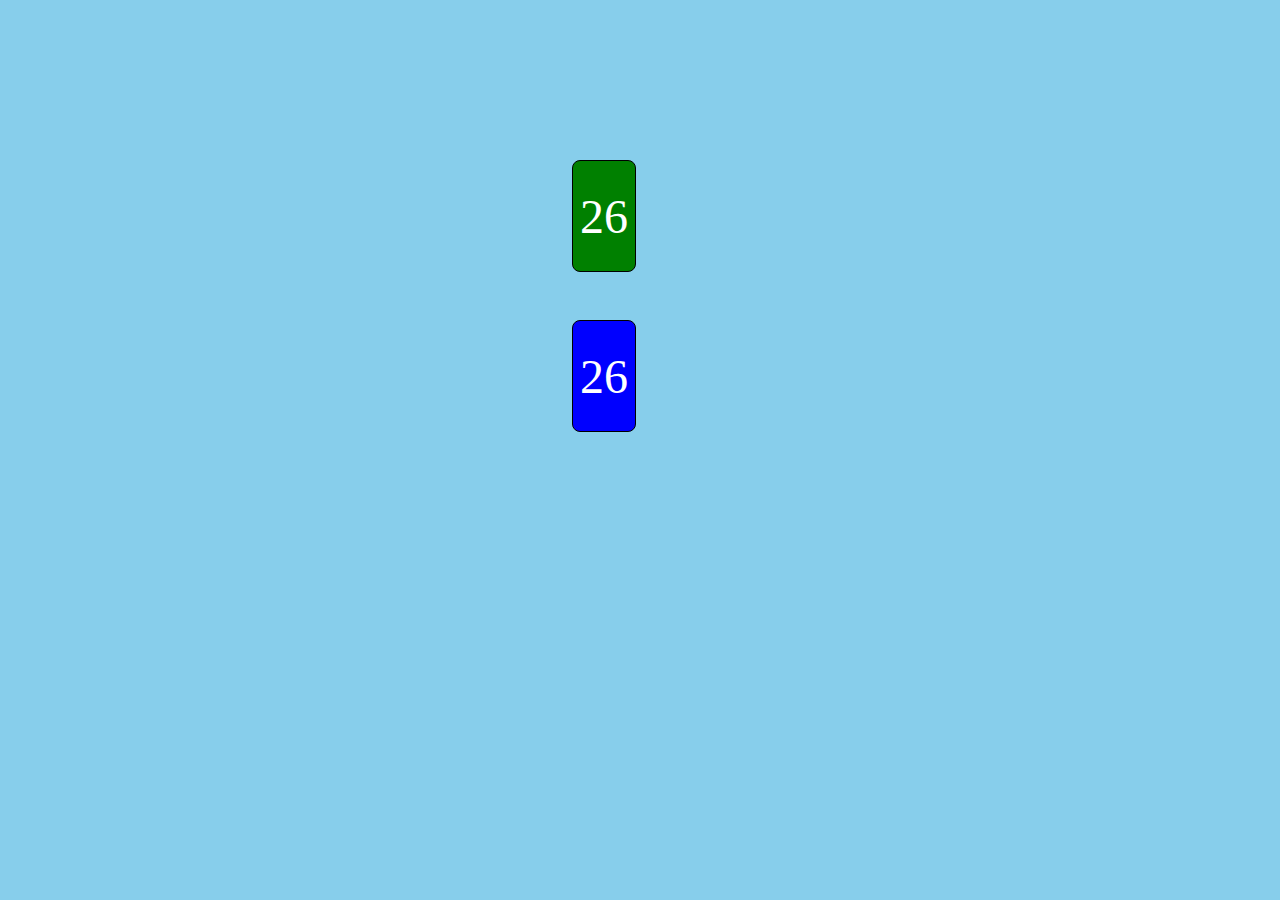
<file: card-game-war/index.html>
<!DOCTYPE html>
<html lang="en">

<head>
    <meta charset="UTF-8">
    <meta http-equiv="X-UA-Compatible" content="IE=edge">
    <meta name="viewport" content="width=device-width, initial-scale=1.0">
    <title>Card Game</title>
    <script src="script.js" type="module"></script>
    <link rel="stylesheet" href="styles.css"> 
</head>

<body>
    <div class="computer-deck deck"></div>
    <div class="computer-card-slot card-slot"></div>
    <div class="text"></div>
    <div class="player-deck deck"></div>
    <div class="player-card-slot card-slot"></div>
</body>

</html>
</file>
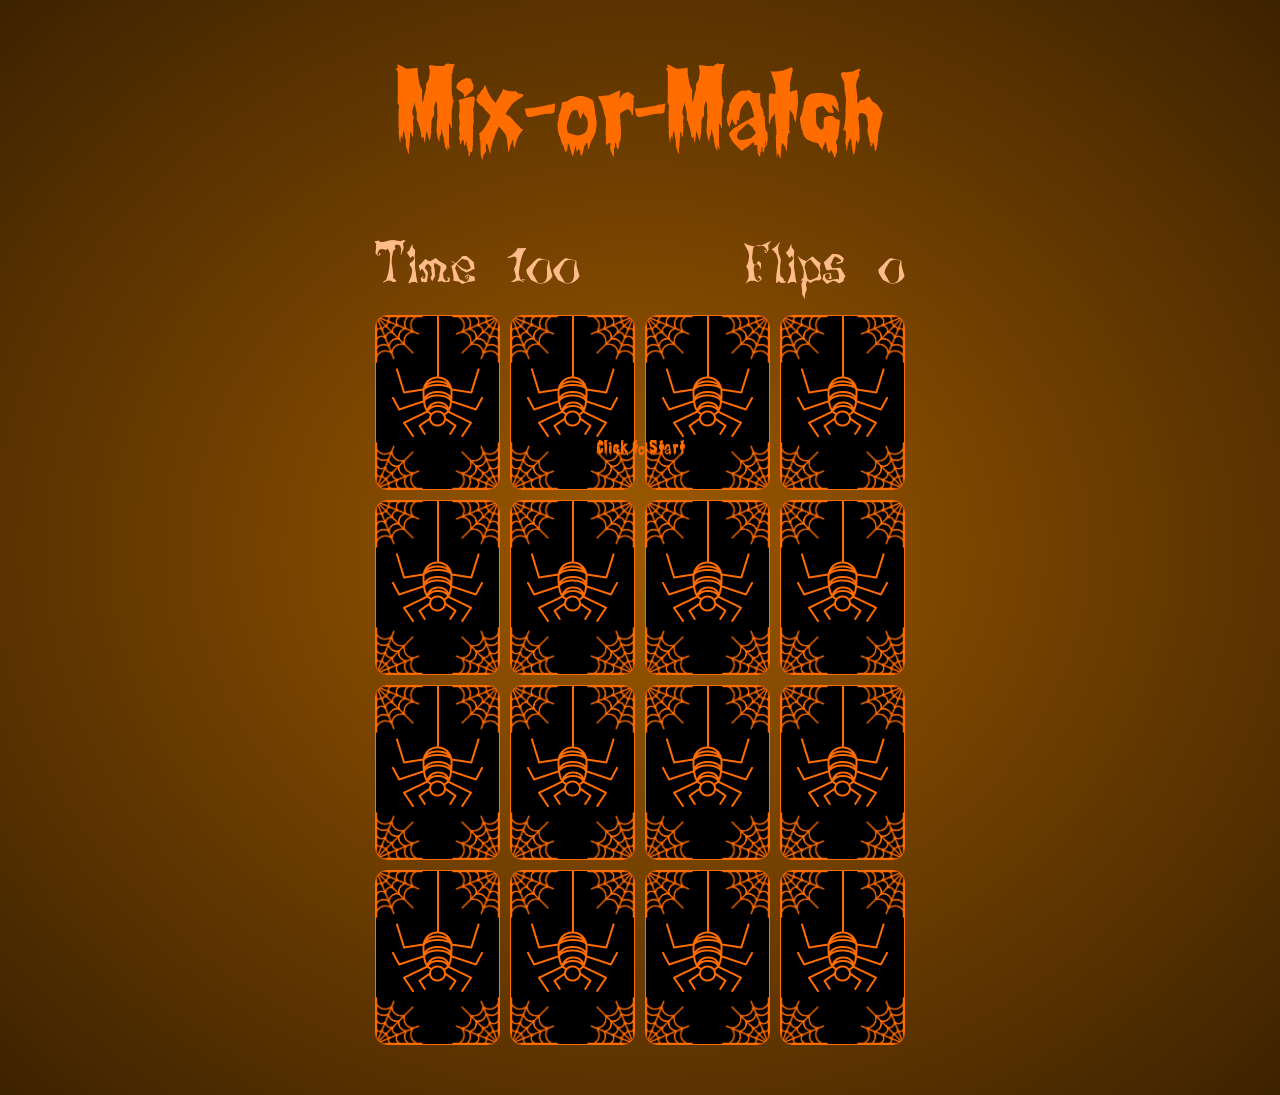
<file: mix-or-match/index.html>
<!DOCTYPE html>
<html lang="en">
<head>
    <meta charset="UTF-8">
    <meta http-equiv="X-UA-Compatible" content="IE=edge">
    <meta name="viewport" content="width=device-width, initial-scale=1.0">
    <script src="script.js" async></script>
    <link rel="stylesheet" href=styles.css>
    <title>Document</title>
</head>
<body>
<h1 class="page-title">Mix-or-Match</h1>
<div class="overlay-text visible">
    Click to Start
</div>
<div id="game-over-text" class="overlay-text">
    GAME OVER
    <span class="overlay-text-small">
        Click to Restart
    </span>
</div>
<div id="victory-text" class="overlay-text">
    YOU WON!
    <span class="overlay-text-small">
        Click to Restart
    </span>
</div>
<div class="game-container">
    <div class="game-info-container">
        <div class="game-info">
            Time <span id="time-remaining">100</span> 
        </div>
        <div class="game-info">
            Flips <span id="flips">0</span> 
        </div>
    </div>
    <div class="card">
        <div class="card-back card-face">
            <img class="cob-web cob-web-top-left" 
            src="Assets/Images/Cobweb.png">
            <img class="cob-web cob-web-top-right" 
            src="Assets/Images/Cobweb.png">
            <img class="cob-web cob-web-bottom-left" 
            src="Assets/Images/Cobweb.png">
            <img class="cob-web cob-web-bottom-right" 
            src="Assets/Images/Cobweb.png">
            <img class="spider" src="Assets/Images/Spider.png"></img>
        </div>
        <div class="card-front card-face">
            <img class="cob-web cob-web-top-left" 
            src="Assets/Images/CobwebGrey.png">
            <img class="cob-web cob-web-top-right" 
            src="Assets/Images/CobwebGrey.png">
            <img class="cob-web cob-web-bottom-left" 
            src="Assets/Images/CobwebGrey.png">
            <img class="cob-web cob-web-bottom-right" 
            src="Assets/Images/CobwebGrey.png">
            <img class="card-value" src="Assets/Images/Cauldron.png"></img>
        </div>
    </div>
    <div class="card">
        <div class="card-back card-face">
            <img class="cob-web cob-web-top-left" 
            src="Assets/Images/Cobweb.png">
            <img class="cob-web cob-web-top-right" 
            src="Assets/Images/Cobweb.png">
            <img class="cob-web cob-web-bottom-left" 
            src="Assets/Images/Cobweb.png">
            <img class="cob-web cob-web-bottom-right" 
            src="Assets/Images/Cobweb.png">
            <img class="spider" src="Assets/Images/Spider.png"></img>
        </div>
        <div class="card-front card-face">
            <img class="cob-web cob-web-top-left" 
            src="Assets/Images/CobwebGrey.png">
            <img class="cob-web cob-web-top-right" 
            src="Assets/Images/CobwebGrey.png">
            <img class="cob-web cob-web-bottom-left" 
            src="Assets/Images/CobwebGrey.png">
            <img class="cob-web cob-web-bottom-right" 
            src="Assets/Images/CobwebGrey.png">
            <img class="card-value" src="Assets/Images/Cauldron.png"></img>
        </div>
    </div>
    <div class="card">
        <div class="card-back card-face">
            <img class="cob-web cob-web-top-left" 
            src="Assets/Images/Cobweb.png">
            <img class="cob-web cob-web-top-right" 
            src="Assets/Images/Cobweb.png">
            <img class="cob-web cob-web-bottom-left" 
            src="Assets/Images/Cobweb.png">
            <img class="cob-web cob-web-bottom-right" 
            src="Assets/Images/Cobweb.png">
            <img class="spider" src="Assets/Images/Spider.png"></img>
        </div>
        <div class="card-front card-face">
            <img class="cob-web cob-web-top-left" 
            src="Assets/Images/CobwebGrey.png">
            <img class="cob-web cob-web-top-right" 
            src="Assets/Images/CobwebGrey.png">
            <img class="cob-web cob-web-bottom-left" 
            src="Assets/Images/CobwebGrey.png">
            <img class="cob-web cob-web-bottom-right" 
            src="Assets/Images/CobwebGrey.png">
            <img class="card-value" src="Assets/Images/Bat.png"></img>
        </div>
    </div>
    <div class="card">
        <div class="card-back card-face">
            <img class="cob-web cob-web-top-left" 
            src="Assets/Images/Cobweb.png">
            <img class="cob-web cob-web-top-right" 
            src="Assets/Images/Cobweb.png">
            <img class="cob-web cob-web-bottom-left" 
            src="Assets/Images/Cobweb.png">
            <img class="cob-web cob-web-bottom-right" 
            src="Assets/Images/Cobweb.png">
            <img class="spider" src="Assets/Images/Spider.png"></img>
        </div>
        <div class="card-front card-face">
            <img class="cob-web cob-web-top-left" 
            src="Assets/Images/CobwebGrey.png">
            <img class="cob-web cob-web-top-right" 
            src="Assets/Images/CobwebGrey.png">
            <img class="cob-web cob-web-bottom-left" 
            src="Assets/Images/CobwebGrey.png">
            <img class="cob-web cob-web-bottom-right" 
            src="Assets/Images/CobwebGrey.png">
            <img class="card-value" src="Assets/Images/Bat.png"></img>
        </div>
    </div>
    <div class="card">
        <div class="card-back card-face">
            <img class="cob-web cob-web-top-left" 
            src="Assets/Images/Cobweb.png">
            <img class="cob-web cob-web-top-right" 
            src="Assets/Images/Cobweb.png">
            <img class="cob-web cob-web-bottom-left" 
            src="Assets/Images/Cobweb.png">
            <img class="cob-web cob-web-bottom-right" 
            src="Assets/Images/Cobweb.png">
            <img class="spider" src="Assets/Images/Spider.png"></img>
        </div>
        <div class="card-front card-face">
            <img class="cob-web cob-web-top-left" 
            src="Assets/Images/CobwebGrey.png">
            <img class="cob-web cob-web-top-right" 
            src="Assets/Images/CobwebGrey.png">
            <img class="cob-web cob-web-bottom-left" 
            src="Assets/Images/CobwebGrey.png">
            <img class="cob-web cob-web-bottom-right" 
            src="Assets/Images/CobwebGrey.png">
            <img class="card-value" src="Assets/Images/Bones.png"></img>
        </div>
    </div>
    <div class="card">
        <div class="card-back card-face">
            <img class="cob-web cob-web-top-left" 
            src="Assets/Images/Cobweb.png">
            <img class="cob-web cob-web-top-right" 
            src="Assets/Images/Cobweb.png">
            <img class="cob-web cob-web-bottom-left" 
            src="Assets/Images/Cobweb.png">
            <img class="cob-web cob-web-bottom-right" 
            src="Assets/Images/Cobweb.png">
            <img class="spider" src="Assets/Images/Spider.png"></img>
        </div>
        <div class="card-front card-face">
            <img class="cob-web cob-web-top-left" 
            src="Assets/Images/CobwebGrey.png">
            <img class="cob-web cob-web-top-right" 
            src="Assets/Images/CobwebGrey.png">
            <img class="cob-web cob-web-bottom-left" 
            src="Assets/Images/CobwebGrey.png">
            <img class="cob-web cob-web-bottom-right" 
            src="Assets/Images/CobwebGrey.png">
            <img class="card-value" src="Assets/Images/Bones.png"></img>
        </div>
    </div>
    <div class="card">
        <div class="card-back card-face">
            <img class="cob-web cob-web-top-left" 
            src="Assets/Images/Cobweb.png">
            <img class="cob-web cob-web-top-right" 
            src="Assets/Images/Cobweb.png">
            <img class="cob-web cob-web-bottom-left" 
            src="Assets/Images/Cobweb.png">
            <img class="cob-web cob-web-bottom-right" 
            src="Assets/Images/Cobweb.png">
            <img class="spider" src="Assets/Images/Spider.png"></img>
        </div>
        <div class="card-front card-face">
            <img class="cob-web cob-web-top-left" 
            src="Assets/Images/CobwebGrey.png">
            <img class="cob-web cob-web-top-right" 
            src="Assets/Images/CobwebGrey.png">
            <img class="cob-web cob-web-bottom-left" 
            src="Assets/Images/CobwebGrey.png">
            <img class="cob-web cob-web-bottom-right" 
            src="Assets/Images/CobwebGrey.png">
            <img class="card-value" src="Assets/Images/Dracula.png"></img>
        </div>
    </div>
    <div class="card">
        <div class="card-back card-face">
            <img class="cob-web cob-web-top-left" 
            src="Assets/Images/Cobweb.png">
            <img class="cob-web cob-web-top-right" 
            src="Assets/Images/Cobweb.png">
            <img class="cob-web cob-web-bottom-left" 
            src="Assets/Images/Cobweb.png">
            <img class="cob-web cob-web-bottom-right" 
            src="Assets/Images/Cobweb.png">
            <img class="spider" src="Assets/Images/Spider.png"></img>
        </div>
        <div class="card-front card-face">
            <img class="cob-web cob-web-top-left" 
            src="Assets/Images/CobwebGrey.png">
            <img class="cob-web cob-web-top-right" 
            src="Assets/Images/CobwebGrey.png">
            <img class="cob-web cob-web-bottom-left" 
            src="Assets/Images/CobwebGrey.png">
            <img class="cob-web cob-web-bottom-right" 
            src="Assets/Images/CobwebGrey.png">
            <img class="card-value" src="Assets/Images/Dracula.png"></img>
        </div>
    </div>
    <div class="card">
        <div class="card-back card-face">
            <img class="cob-web cob-web-top-left" 
            src="Assets/Images/Cobweb.png">
            <img class="cob-web cob-web-top-right" 
            src="Assets/Images/Cobweb.png">
            <img class="cob-web cob-web-bottom-left" 
            src="Assets/Images/Cobweb.png">
            <img class="cob-web cob-web-bottom-right" 
            src="Assets/Images/Cobweb.png">
            <img class="spider" src="Assets/Images/Spider.png"></img>
        </div>
        <div class="card-front card-face">
            <img class="cob-web cob-web-top-left" 
            src="Assets/Images/CobwebGrey.png">
            <img class="cob-web cob-web-top-right" 
            src="Assets/Images/CobwebGrey.png">
            <img class="cob-web cob-web-bottom-left" 
            src="Assets/Images/CobwebGrey.png">
            <img class="cob-web cob-web-bottom-right" 
            src="Assets/Images/CobwebGrey.png">
            <img class="card-value" src="Assets/Images/Eye.png"></img>
        </div>
    </div>
    <div class="card">
        <div class="card-back card-face">
            <img class="cob-web cob-web-top-left" 
            src="Assets/Images/Cobweb.png">
            <img class="cob-web cob-web-top-right" 
            src="Assets/Images/Cobweb.png">
            <img class="cob-web cob-web-bottom-left" 
            src="Assets/Images/Cobweb.png">
            <img class="cob-web cob-web-bottom-right" 
            src="Assets/Images/Cobweb.png">
            <img class="spider" src="Assets/Images/Spider.png"></img>
        </div>
        <div class="card-front card-face">
            <img class="cob-web cob-web-top-left" 
            src="Assets/Images/CobwebGrey.png">
            <img class="cob-web cob-web-top-right" 
            src="Assets/Images/CobwebGrey.png">
            <img class="cob-web cob-web-bottom-left" 
            src="Assets/Images/CobwebGrey.png">
            <img class="cob-web cob-web-bottom-right" 
            src="Assets/Images/CobwebGrey.png">
            <img class="card-value" src="Assets/Images/Eye.png"></img>
        </div>
    </div>
    <div class="card">
        <div class="card-back card-face">
            <img class="cob-web cob-web-top-left" 
            src="Assets/Images/Cobweb.png">
            <img class="cob-web cob-web-top-right" 
            src="Assets/Images/Cobweb.png">
            <img class="cob-web cob-web-bottom-left" 
            src="Assets/Images/Cobweb.png">
            <img class="cob-web cob-web-bottom-right" 
            src="Assets/Images/Cobweb.png">
            <img class="spider" src="Assets/Images/Spider.png"></img>
        </div>
        <div class="card-front card-face">
            <img class="cob-web cob-web-top-left" 
            src="Assets/Images/CobwebGrey.png">
            <img class="cob-web cob-web-top-right" 
            src="Assets/Images/CobwebGrey.png">
            <img class="cob-web cob-web-bottom-left" 
            src="Assets/Images/CobwebGrey.png">
            <img class="cob-web cob-web-bottom-right" 
            src="Assets/Images/CobwebGrey.png">
            <img class="card-value" src="Assets/Images/Ghost.png"></img>
        </div>
    </div>
    <div class="card">
        <div class="card-back card-face">
            <img class="cob-web cob-web-top-left" 
            src="Assets/Images/Cobweb.png">
            <img class="cob-web cob-web-top-right" 
            src="Assets/Images/Cobweb.png">
            <img class="cob-web cob-web-bottom-left" 
            src="Assets/Images/Cobweb.png">
            <img class="cob-web cob-web-bottom-right" 
            src="Assets/Images/Cobweb.png">
            <img class="spider" src="Assets/Images/Spider.png"></img>
        </div>
        <div class="card-front card-face">
            <img class="cob-web cob-web-top-left" 
            src="Assets/Images/CobwebGrey.png">
            <img class="cob-web cob-web-top-right" 
            src="Assets/Images/CobwebGrey.png">
            <img class="cob-web cob-web-bottom-left" 
            src="Assets/Images/CobwebGrey.png">
            <img class="cob-web cob-web-bottom-right" 
            src="Assets/Images/CobwebGrey.png">
            <img class="card-value" src="Assets/Images/Ghost.png"></img>
        </div>
    </div>
    <div class="card">
        <div class="card-back card-face">
            <img class="cob-web cob-web-top-left" 
            src="Assets/Images/Cobweb.png">
            <img class="cob-web cob-web-top-right" 
            src="Assets/Images/Cobweb.png">
            <img class="cob-web cob-web-bottom-left" 
            src="Assets/Images/Cobweb.png">
            <img class="cob-web cob-web-bottom-right" 
            src="Assets/Images/Cobweb.png">
            <img class="spider" src="Assets/Images/Spider.png"></img>
        </div>
        <div class="card-front card-face">
            <img class="cob-web cob-web-top-left" 
            src="Assets/Images/CobwebGrey.png">
            <img class="cob-web cob-web-top-right" 
            src="Assets/Images/CobwebGrey.png">
            <img class="cob-web cob-web-bottom-left" 
            src="Assets/Images/CobwebGrey.png">
            <img class="cob-web cob-web-bottom-right" 
            src="Assets/Images/CobwebGrey.png">
            <img class="card-value" src="Assets/Images/Pumpkin.png"></img>
        </div>
    </div>
    <div class="card">
        <div class="card-back card-face">
            <img class="cob-web cob-web-top-left" 
            src="Assets/Images/Cobweb.png">
            <img class="cob-web cob-web-top-right" 
            src="Assets/Images/Cobweb.png">
            <img class="cob-web cob-web-bottom-left" 
            src="Assets/Images/Cobweb.png">
            <img class="cob-web cob-web-bottom-right" 
            src="Assets/Images/Cobweb.png">
            <img class="spider" src="Assets/Images/Spider.png"></img>
        </div>
        <div class="card-front card-face">
            <img class="cob-web cob-web-top-left" 
            src="Assets/Images/CobwebGrey.png">
            <img class="cob-web cob-web-top-right" 
            src="Assets/Images/CobwebGrey.png">
            <img class="cob-web cob-web-bottom-left" 
            src="Assets/Images/CobwebGrey.png">
            <img class="cob-web cob-web-bottom-right" 
            src="Assets/Images/CobwebGrey.png">
            <img class="card-value" src="Assets/Images/Pumpkin.png"></img>
        </div>
    </div>
    <div class="card">
        <div class="card-back card-face">
            <img class="cob-web cob-web-top-left" 
            src="Assets/Images/Cobweb.png">
            <img class="cob-web cob-web-top-right" 
            src="Assets/Images/Cobweb.png">
            <img class="cob-web cob-web-bottom-left" 
            src="Assets/Images/Cobweb.png">
            <img class="cob-web cob-web-bottom-right" 
            src="Assets/Images/Cobweb.png">
            <img class="spider" src="Assets/Images/Spider.png"></img>
        </div>
        <div class="card-front card-face">
            <img class="cob-web cob-web-top-left" 
            src="Assets/Images/CobwebGrey.png">
            <img class="cob-web cob-web-top-right" 
            src="Assets/Images/CobwebGrey.png">
            <img class="cob-web cob-web-bottom-left" 
            src="Assets/Images/CobwebGrey.png">
            <img class="cob-web cob-web-bottom-right" 
            src="Assets/Images/CobwebGrey.png">
            <img class="card-value" src="Assets/Images/Skull.png"></img>
        </div>
    </div>
    <div class="card">
        <div class="card-back card-face">
            <img class="cob-web cob-web-top-left" 
            src="Assets/Images/Cobweb.png">
            <img class="cob-web cob-web-top-right" 
            src="Assets/Images/Cobweb.png">
            <img class="cob-web cob-web-bottom-left" 
            src="Assets/Images/Cobweb.png">
            <img class="cob-web cob-web-bottom-right" 
            src="Assets/Images/Cobweb.png">
            <img class="spider" src="Assets/Images/Spider.png"></img>
        </div>
        <div class="card-front card-face">
            <img class="cob-web cob-web-top-left" 
            src="Assets/Images/CobwebGrey.png">
            <img class="cob-web cob-web-top-right" 
            src="Assets/Images/CobwebGrey.png">
            <img class="cob-web cob-web-bottom-left" 
            src="Assets/Images/CobwebGrey.png">
            <img class="cob-web cob-web-bottom-right" 
            src="Assets/Images/CobwebGrey.png">
            <img class="card-value" src="Assets/Images/Skull.png"></img>
        </div>
    </div>
</div>   
</body>
</html>
</file>
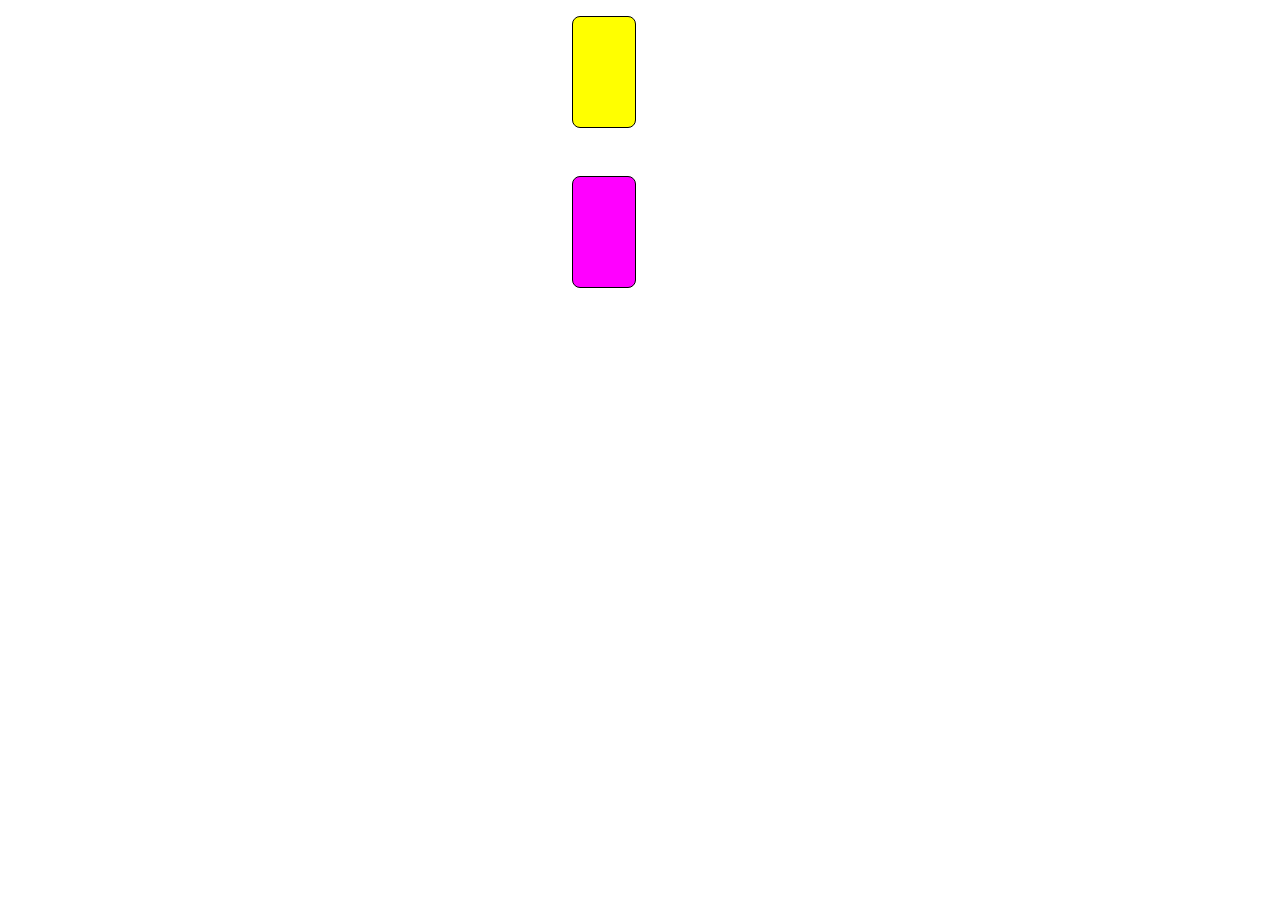
<file: snap/index.html>
<!DOCTYPE html>
<html lang="en">

<head>
    <meta charset="UTF-8">
    <meta http-equiv="X-UA-Compatible" content="IE=edge">
    <meta name="viewport" content="width=device-width, initial-scale=1.0">
    <title>Card Game War</title>
    <script src="script.js" type="module"></script>
    <link rel="stylesheet" href="styles.css"> 
</head>

<body>
    <div class="computer-deck deck"></div>
    <div class="computer-card-slot card-slot"></div>
    <div class="text"></div>
    <div class="player-deck deck"></div>
    <div class="player-card-slot card-slot"></div>
</body>

</html>
</file>
<file: card-game-war/styles.css>
*, *::after, ::before {
    box-sizing: border-box;
}

body {
    margin: 0;
    display: grid;
    grid-template-columns: repeat(2, 4rem);
    grid-template-rows: 7rem 2rem 7rem;
    gap: .5rem;
    cursor: pointer;
    justify-content: center;
    padding-top: 10rem;
    background-color: skyblue;
}

.deck {
    height: 100%;
    width: 100%;
    border: 1px solid black;
    display: flex;
    justify-content: center;
    align-items: center;
    font-size: 3rem;
    border-radius: .5rem;
    color: white;
    user-select: none;
}

.computer-deck {
    background-color: green;
}

.player-deck {
    background-color: blue;
}

.text {
    grid-column: span 2;
    display: flex;
    justify-content: center;
    align-items: center;
    user-select: none;
}

.card {
    position:relative;
    height: 100%;
    width: 100%;
    border: 1px solid black;
    border-radius: .5rem;
    display: flex;
    justify-content: center;
    align-items: center;
    font-size: 4rem;
}

.card.red {
    color: red;   
}

.card.black{
    color: black;  
}

.card::before,
.card::after {
    position:absolute;
    content: attr(data-value);
    font-size: 1rem;
}

.card::before {
    top: .5rem;
    left: .5rem;
}

.card::after {
    bottom: .5rem;
    right: .5rem;
    transform: rotate(180deg);
}
</file>
<file: snap/styles.css>
*, *::after, ::before {
    box-sizing: border-box;
}

body {
    margin: 0;
    display: grid;
    grid-template-columns: repeat(2, 4rem);
    grid-template-rows: 7rem 2rem 7rem;
    gap: .5rem;
    cursor: pointer;
    justify-content: center;
    padding-top: 1rem;
}

.deck {
    height: 100%;
    width: 100%;
    border: 1px solid black;
    display: flex;
    justify-content: center;
    align-items: center;
    font-size: 3rem;
    border-radius: .5rem;
    color: white;
    user-select: none;
}

.computer-deck {
    background-color: yellow;
}

.player-deck {
    background-color: fuchsia;
}

.text {
    grid-column: span 2;
    display: flex;
    justify-content: center;
    align-items: center;
    user-select: none;
}

.card {
    position:relative;
    height: 100%;
    width: 100%;
    border: 1px solid black;
    border-radius: .5rem;
    display: flex;
    justify-content: center;
    align-items: center;
    font-size: 4rem;
}

.card.red {
    color: red;   
}

.card.black{
    color: black;  
}

.card::before,
.card::after {
    position:absolute;
    content: attr(data-value);
    font-size: 1rem;
}

.card::before {
    top: .5rem;
    left: .5rem;
}

.card::after {
    bottom: .5rem;
    right: .5rem;
    transform: rotate(180deg);
}
</file>
